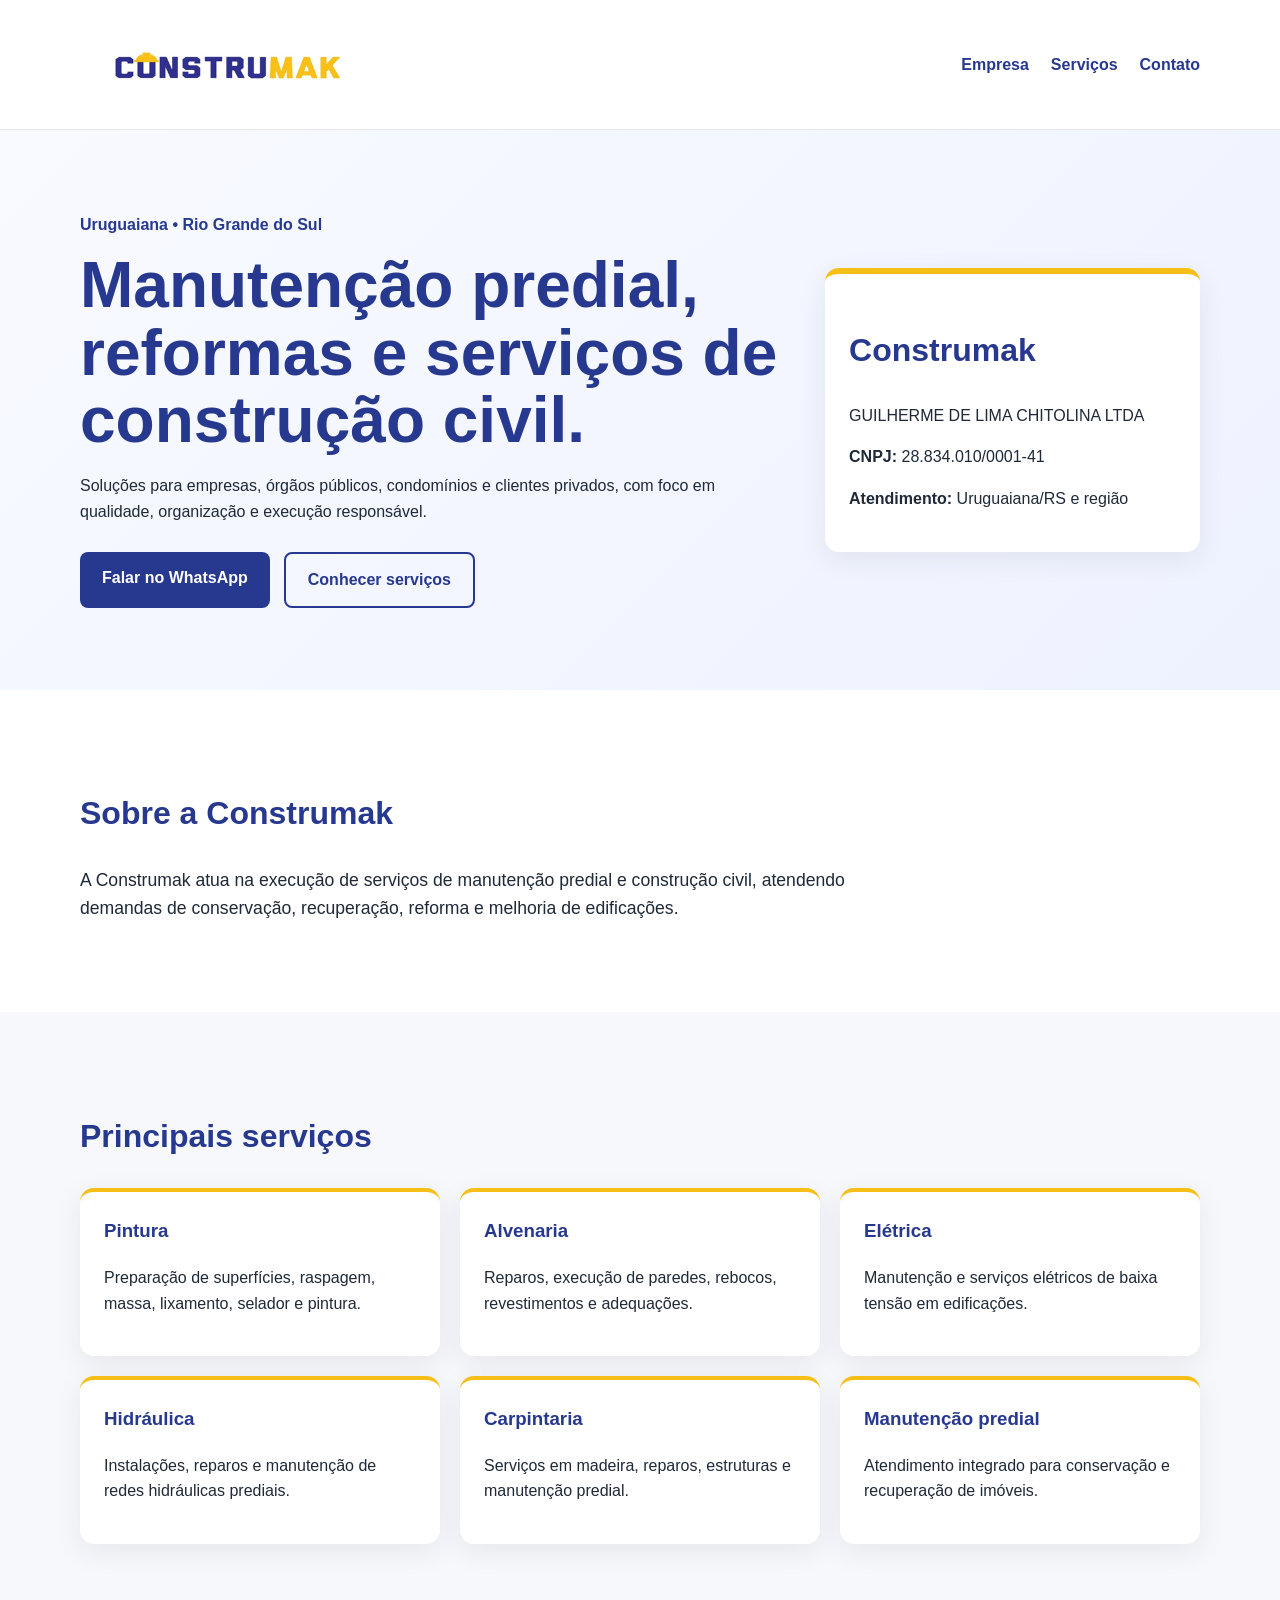
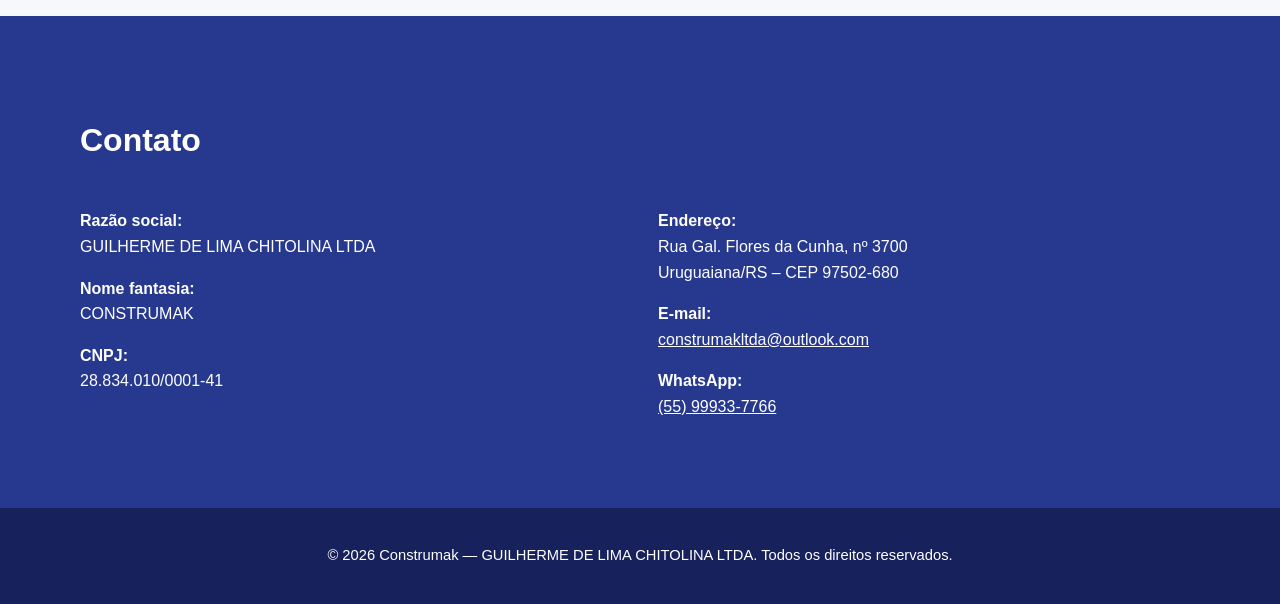
<file: index.html>
<!DOCTYPE html>
<html lang="pt-BR">
<head>
  <meta charset="UTF-8">
  <meta name="viewport" content="width=device-width, initial-scale=1.0">
  <title>Construmak | Manutenção Predial e Construção Civil</title>
  <meta name="description" content="Construmak - manutenção predial, reformas, pintura, elétrica, hidráulica, alvenaria, carpintaria e serviços gerais em Uruguaiana/RS.">
  <link rel="stylesheet" href="style.css">
</head>
<body>
<header class="topo">
  <div class="container nav">
    <img src="logo-construmak.png" alt="Construmak" class="logo">
    <nav>
      <a href="#empresa">Empresa</a>
      <a href="#servicos">Serviços</a>
      <a href="#contato">Contato</a>
    </nav>
  </div>
</header>

<main>
<section class="hero">
  <div class="container hero-grid">
    <div>
      <span class="tag">Uruguaiana • Rio Grande do Sul</span>
      <h1>Manutenção predial, reformas e serviços de construção civil.</h1>
      <p>Soluções para empresas, órgãos públicos, condomínios e clientes privados, com foco em qualidade, organização e execução responsável.</p>
      <div class="acoes">
        <a class="btn principal" href="https://wa.me/5555999337766" target="_blank" rel="noopener">Falar no WhatsApp</a>
        <a class="btn secundario" href="#servicos">Conhecer serviços</a>
      </div>
    </div>
    <div class="card destaque">
      <h2>Construmak</h2>
      <p>GUILHERME DE LIMA CHITOLINA LTDA</p>
      <p><strong>CNPJ:</strong> 28.834.010/0001-41</p>
      <p><strong>Atendimento:</strong> Uruguaiana/RS e região</p>
    </div>
  </div>
</section>

<section id="empresa" class="secao clara">
  <div class="container">
    <h2>Sobre a Construmak</h2>
    <p class="intro">A Construmak atua na execução de serviços de manutenção predial e construção civil, atendendo demandas de conservação, recuperação, reforma e melhoria de edificações.</p>
  </div>
</section>

<section id="servicos" class="secao">
  <div class="container">
    <h2>Principais serviços</h2>
    <div class="cards">
      <article class="card"><h3>Pintura</h3><p>Preparação de superfícies, raspagem, massa, lixamento, selador e pintura.</p></article>
      <article class="card"><h3>Alvenaria</h3><p>Reparos, execução de paredes, rebocos, revestimentos e adequações.</p></article>
      <article class="card"><h3>Elétrica</h3><p>Manutenção e serviços elétricos de baixa tensão em edificações.</p></article>
      <article class="card"><h3>Hidráulica</h3><p>Instalações, reparos e manutenção de redes hidráulicas prediais.</p></article>
      <article class="card"><h3>Carpintaria</h3><p>Serviços em madeira, reparos, estruturas e manutenção predial.</p></article>
      <article class="card"><h3>Manutenção predial</h3><p>Atendimento integrado para conservação e recuperação de imóveis.</p></article>
    </div>
  </div>
</section>

<section id="contato" class="secao contato">
  <div class="container">
    <h2>Contato</h2>
    <div class="contato-grid">
      <div>
        <p><strong>Razão social:</strong><br>GUILHERME DE LIMA CHITOLINA LTDA</p>
        <p><strong>Nome fantasia:</strong><br>CONSTRUMAK</p>
        <p><strong>CNPJ:</strong><br>28.834.010/0001-41</p>
      </div>
      <div>
        <p><strong>Endereço:</strong><br>Rua Gal. Flores da Cunha, nº 3700<br>Uruguaiana/RS – CEP 97502-680</p>
        <p><strong>E-mail:</strong><br><a href="mailto:construmakltda@outlook.com">construmakltda@outlook.com</a></p>
        <p><strong>WhatsApp:</strong><br><a href="https://wa.me/5555999337766" target="_blank" rel="noopener">(55) 99933-7766</a></p>
      </div>
    </div>
  </div>
</section>
</main>

<footer>
  <div class="container">
    <p>© 2026 Construmak — GUILHERME DE LIMA CHITOLINA LTDA. Todos os direitos reservados.</p>
  </div>
</footer>
</body>
</html>
</file>
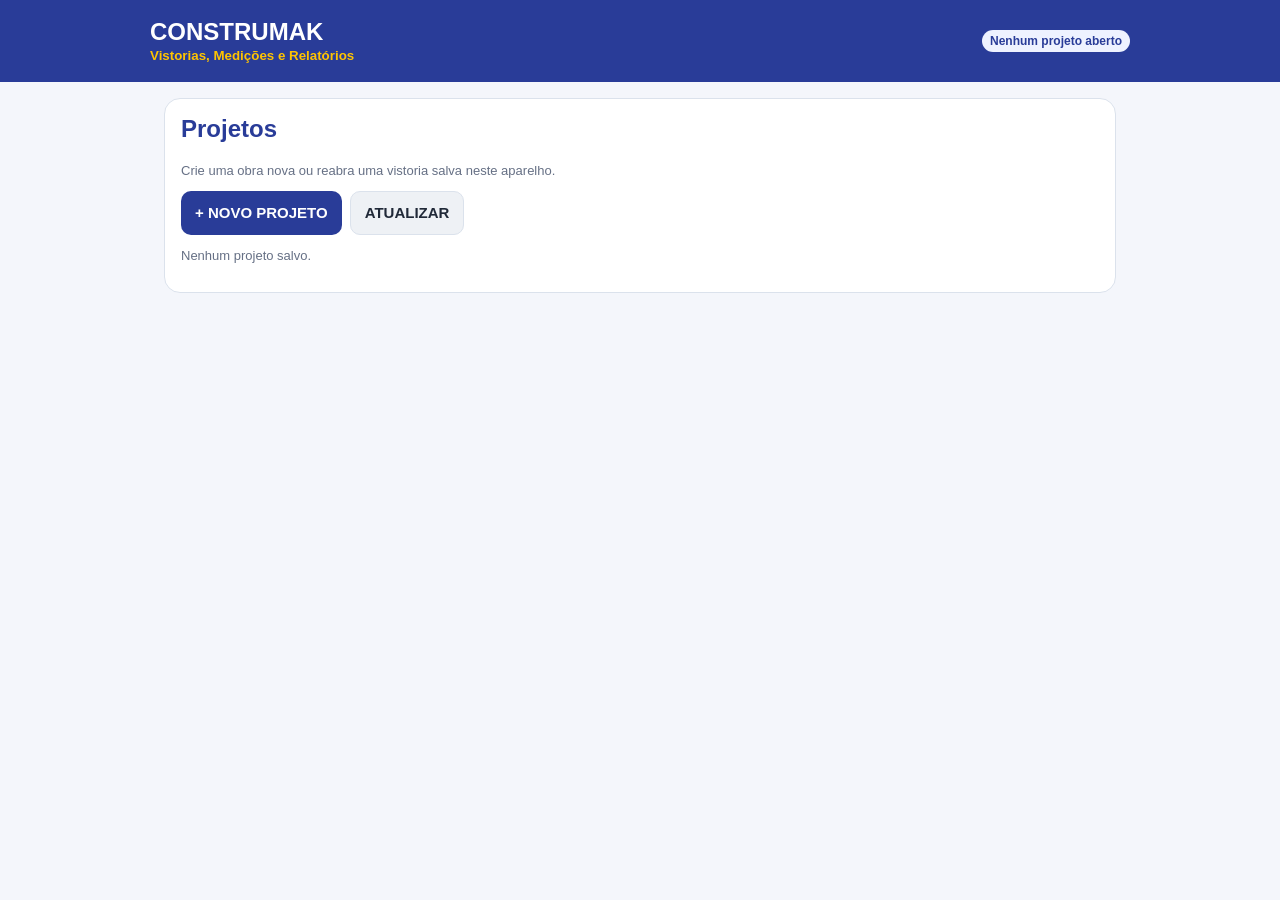
<file: app/index.html>
<!DOCTYPE html>
<html lang="pt-BR">
<head>
<meta charset="UTF-8">
<meta name="viewport" content="width=device-width, initial-scale=1.0, viewport-fit=cover">
<title>Construmak - Vistoria e Medições</title>
<link rel="manifest" href="manifest.json">
<meta name="theme-color" content="#293c98">
<meta name="mobile-web-app-capable" content="yes">
<meta name="apple-mobile-web-app-capable" content="yes">
<meta name="apple-mobile-web-app-title" content="Construmak">
<style>
:root{--azul:#293c98;--amarelo:#ffc400;--verde:#198754;--vermelho:#c93636;--fundo:#f4f6fb;--texto:#202938;--muted:#667085;--borda:#dbe2ec}
*{box-sizing:border-box}body{margin:0;font-family:Arial,Helvetica,sans-serif;background:var(--fundo);color:var(--texto)}
header{background:var(--azul);color:#fff;padding:18px;position:sticky;top:0;z-index:20}
.head{max-width:980px;margin:auto;display:flex;justify-content:space-between;gap:10px;align-items:center}
.head h1{margin:0;font-size:24px}.head small{color:var(--amarelo);font-weight:700}
main{max-width:980px;margin:auto;padding:16px 14px 70px}.card{background:#fff;border:1px solid var(--borda);border-radius:16px;padding:16px;margin-bottom:14px}
h2,h3{color:var(--azul);margin-top:0}label{display:block;font-weight:700;font-size:13px;margin:11px 0 5px}
input,select,textarea{width:100%;padding:12px;border:1px solid #c9d2df;border-radius:10px;font-size:16px;background:#fff}textarea{min-height:80px}
button{border:none;border-radius:10px;min-height:44px;padding:11px 14px;font-size:15px;font-weight:700;cursor:pointer}
.azul{background:var(--azul);color:#fff}.amarelo{background:var(--amarelo);color:#172033}.verde{background:var(--verde);color:#fff}.vermelho{background:var(--vermelho);color:#fff}.cinza{background:#eef1f5;color:var(--texto);border:1px solid var(--borda)}
.actions{display:flex;gap:8px;flex-wrap:wrap;margin-top:12px}.grid2{display:grid;grid-template-columns:1fr 1fr;gap:10px}.grid3{display:grid;grid-template-columns:repeat(3,1fr);gap:10px}
.hidden{display:none!important}.item{border:1px solid var(--borda);border-left:5px solid var(--amarelo);border-radius:12px;padding:12px;margin-top:10px;background:#fff}
.area{border-left-color:var(--azul)}.amb{border-left-color:var(--verde)}.srv{border-left-color:#8c5bd6}.row{display:flex;justify-content:space-between;gap:10px;align-items:flex-start}
.muted{color:var(--muted);font-size:13px}.badge{display:inline-block;padding:4px 8px;border-radius:999px;background:#eef2ff;color:var(--azul);font-size:12px;font-weight:700}
.voice{width:100%;background:var(--amarelo);font-size:18px}.report{white-space:pre-wrap;background:#f8fafc;border:1px solid var(--borda);border-radius:10px;padding:12px;line-height:1.5;max-height:520px;overflow:auto}
.tabs{display:flex;gap:8px;flex-wrap:wrap;margin-bottom:12px}.tab{background:#edf1f8}.tab.on{background:var(--azul);color:#fff}
@media(max-width:700px){.grid2,.grid3{grid-template-columns:1fr}.row{flex-direction:column}.actions button{flex:1 1 46%}}
</style>
</head>
<body>
<header><div class="head"><div><h1>CONSTRUMAK</h1><small>Vistorias, Medições e Relatórios</small></div><span id="status" class="badge">Nenhum projeto aberto</span></div></header>

<main>
<section id="projetosTela" class="card">
  <h2>Projetos</h2>
  <p class="muted">Crie uma obra nova ou reabra uma vistoria salva neste aparelho.</p>
  <div class="actions"><button class="azul" id="novoProjeto">+ NOVO PROJETO</button><button class="cinza" id="atualizarProjetos">ATUALIZAR</button></div>
  <div id="listaProjetos"></div>
</section>

<section id="editor" class="hidden">
  <div class="card">
    <div class="row"><div><h2 id="titulo">Projeto</h2><div id="subtitulo" class="muted"></div></div><button class="cinza" id="voltar">← Projetos</button></div>
  </div>

  <div class="tabs"><button class="tab on" data-tab="obra">Obra e áreas</button><button class="tab" data-tab="relatorio">Relatório</button></div>

  <div id="abaObra">
    <div class="card">
      <h2>Dados da obra</h2>
      <div class="grid2"><div><label>Nome da obra</label><input id="pNome"></div><div><label>Local / endereço</label><input id="pLocal"></div></div>
      <label>Observações gerais</label><textarea id="pObs"></textarea>
      <div class="actions"><button class="verde" id="salvarProjeto">SALVAR PROJETO</button></div>
    </div>

    <div class="card">
      <h2>Adicionar área</h2>
      <div class="grid2">
        <div><label>Tipo</label><select id="areaTipo"><option>Interna</option><option>Externa</option></select></div>
        <div><label>Nome da área</label><input id="areaNome" placeholder="Ex.: Pavimento térreo ou Área externa"></div>
      </div>
      <div class="actions"><button class="azul" id="addArea">+ ADICIONAR ÁREA</button></div>
    </div>

    <div id="areas"></div>
  </div>

  <div id="abaRelatorio" class="hidden">
    <div class="card"><div class="row"><h2>Relatório geral</h2><button class="amarelo" id="gerarRelatorio">GERAR / ATUALIZAR</button></div><div id="relatorio" class="report">Clique em “Gerar / Atualizar”.</div></div>
  </div>
</section>
</main>

<div id="modalNovo" class="modal hidden" style="position:fixed;inset:0;background:rgba(0,0,0,.45);z-index:50;padding:20px;overflow:auto">
  <div class="card" style="max-width:620px;margin:40px auto">
    <h2>Novo projeto</h2><label>Nome da obra</label><input id="nNome" placeholder="Ex.: Escola Cardoso">
    <label>Local</label><input id="nLocal"><label>Observações</label><textarea id="nObs"></textarea>
    <div class="actions"><button class="cinza" id="cancelarNovo">Cancelar</button><button class="verde" id="criarNovo">Criar projeto</button></div>
  </div>
</div>

<div id="modalAmb" class="modal hidden" style="position:fixed;inset:0;background:rgba(0,0,0,.45);z-index:60;padding:20px;overflow:auto">
  <div class="card" style="max-width:760px;margin:20px auto">
    <div class="row"><h2>Ambiente / setor</h2><button class="cinza" id="fecharAmb">Fechar</button></div>
    <button class="voice" id="falar">🎤 FALAR MEDIÇÃO</button>
    <p class="muted">Exemplos: “Parede 5 por 3”, “Teto 5 por 3”, “Trocar 6 luminárias”, “Reboco 12 metros quadrados”.</p>

    <label>Nome do ambiente / setor</label><input id="aNome" placeholder="Ex.: Sala dos professores ou Lateral direita">
    <label>Observações</label><textarea id="aObs"></textarea>

    <h3 style="margin-top:20px">Paredes</h3><p class="muted">Cada parede = comprimento × altura.</p>
    <div id="paredes"></div><button class="azul" id="addParede">+ ADICIONAR PAREDE</button>

    <h3 style="margin-top:20px">Teto</h3><p class="muted">Teto = comprimento × largura.</p>
    <div class="grid2"><div><label>Comprimento (m)</label><input id="tComp" inputmode="decimal"></div><div><label>Largura (m)</label><input id="tLarg" inputmode="decimal"></div></div>
    <div class="muted" style="margin-top:7px">Área do teto: <strong id="tArea">0,00 m²</strong></div>

    <h3 style="margin-top:20px">Serviços</h3>
    <div class="grid3">
      <div><label>Categoria</label><select id="sCat"><option>Pintura</option><option>Alvenaria</option><option>Elétrica</option><option>Hidráulica</option><option>Carpintaria</option><option>Serralheria</option><option>Telhado</option><option>Andaime</option><option>Limpeza</option><option>Outro</option></select></div>
      <div><label>Serviço</label><input id="sNome" placeholder="Ex.: Trocar luminárias"></div>
      <div><label>Unidade</label><select id="sUn"><option>m²</option><option>m</option><option>un.</option><option>h</option><option>dia</option><option>mês</option><option>vb</option></select></div>
    </div>
    <div class="grid2"><div><label>Quantidade</label><input id="sQtd" inputmode="decimal"></div><div><label>Observação</label><input id="sObs" placeholder="Ex.: LED 40W"></div></div>
    <button class="azul" id="addSrv">+ ADICIONAR SERVIÇO</button>
    <div id="servicos"></div>

    <div class="actions" style="margin-top:20px"><button class="verde" id="salvarAmb">SALVAR AMBIENTE</button><button class="vermelho" id="excluirAmb">EXCLUIR AMBIENTE</button></div>
  </div>
</div>

<script>
const KEY="construmak_projetos_v4";
let projetos=[],projetoId=null,areaId=null,ambId=null,rascunho=null;
const $=id=>document.getElementById(id);
const uid=p=>p+"_"+Date.now().toString(36)+"_"+Math.random().toString(36).slice(2,7);
const num=v=>Math.max(0,parseFloat(String(v??"").replace(",", "."))||0);
const fmt=v=>Number(v||0).toLocaleString("pt-BR",{minimumFractionDigits:2,maximumFractionDigits:2});
const esc=s=>String(s??"").replace(/[&<>"']/g,c=>({"&":"&amp;","<":"&lt;",">":"&gt;",'"':"&quot;","'":"&#39;"}[c]));
function load(){try{projetos=JSON.parse(localStorage.getItem(KEY)||"[]")}catch(e){projetos=[]}}
function save(){localStorage.setItem(KEY,JSON.stringify(projetos))}
function proj(){return projetos.find(x=>x.id===projetoId)}
function area(){return proj()?.areas.find(x=>x.id===areaId)}
function areaParede(p){return num(p.comp)*num(p.alt)}
function areaTeto(a){return num(a.tComp)*num(a.tLarg)}

function renderProjetos(){
  load(); $("listaProjetos").innerHTML="";
  if(!projetos.length){$("listaProjetos").innerHTML='<p class="muted">Nenhum projeto salvo.</p>';return}
  projetos.forEach(p=>{
    const d=document.createElement("div");d.className="item";
    d.innerHTML=`<div class="row"><div><strong>${esc(p.nome)}</strong><div class="muted">${esc(p.local||"")}</div></div><div class="actions"><button class="azul abrir">Abrir</button><button class="cinza duplicar">Duplicar</button><button class="vermelho excluir">Excluir</button></div></div>`;
    d.querySelector(".abrir").onclick=()=>abrirProjeto(p.id);
    d.querySelector(".duplicar").onclick=()=>duplicar(p.id);
    d.querySelector(".excluir").onclick=()=>excluirProjeto(p.id);
    $("listaProjetos").appendChild(d);
  });
}
function abrirProjeto(id){projetoId=id;$("projetosTela").classList.add("hidden");$("editor").classList.remove("hidden");renderProjeto()}
function renderProjeto(){
  const p=proj();if(!p)return;$("status").textContent=p.nome;$("titulo").textContent=p.nome;$("subtitulo").textContent=p.local||"";$("pNome").value=p.nome||"";$("pLocal").value=p.local||"";$("pObs").value=p.obs||"";renderAreas()
}
function voltar(){projetoId=areaId=ambId=null;$("editor").classList.add("hidden");$("projetosTela").classList.remove("hidden");$("status").textContent="Nenhum projeto aberto";renderProjetos()}
function duplicar(id){load();const o=projetos.find(x=>x.id===id);const c=JSON.parse(JSON.stringify(o));c.id=uid("proj");c.nome=o.nome+" - Cópia";projetos.push(c);save();renderProjetos()}
function excluirProjeto(id){const p=projetos.find(x=>x.id===id);if(!confirm(`Excluir "${p.nome}"?`))return;projetos=projetos.filter(x=>x.id!==id);save();renderProjetos()}
function salvarProjeto(){const p=proj();p.nome=$("pNome").value.trim()||p.nome;p.local=$("pLocal").value.trim();p.obs=$("pObs").value.trim();save();renderProjeto()}

function addArea(){
  const nome=$("areaNome").value.trim();if(!nome){alert("Informe o nome da área.");return}
  proj().areas.push({id:uid("area"),tipo:$("areaTipo").value,nome,ambientes:[]});$("areaNome").value="";save();renderAreas()
}
function renderAreas(){
  const p=proj();$("areas").innerHTML="";
  if(!p.areas.length){$("areas").innerHTML='<div class="card"><p class="muted">Adicione a primeira área.</p></div>';return}
  p.areas.forEach(a=>{
    const c=document.createElement("div");c.className="card area";
    c.innerHTML=`<div class="row"><div><span class="badge">${a.tipo}</span><h2 style="margin:7px 0">${esc(a.nome)}</h2></div><div class="actions"><button class="azul addAmb">+ Ambiente/Setor</button><button class="vermelho delArea">Excluir área</button></div></div><div class="lista"></div>`;
    c.querySelector(".addAmb").onclick=()=>novoAmb(a.id);c.querySelector(".delArea").onclick=()=>{if(confirm("Excluir esta área?")){p.areas=p.areas.filter(x=>x.id!==a.id);save();renderAreas()}};
    const l=c.querySelector(".lista");
    a.ambientes.forEach(am=>{
      const pa=(am.paredes||[]).reduce((s,x)=>s+areaParede(x),0),tt=areaTeto(am);
      const i=document.createElement("div");i.className="item amb";i.innerHTML=`<div class="row"><div><strong>${esc(am.nome)}</strong><div class="muted">${fmt(pa)} m² paredes • ${fmt(tt)} m² teto • ${(am.servicos||[]).length} serviços</div></div><button class="cinza editar">Abrir / editar</button></div>`;
      i.querySelector(".editar").onclick=()=>editarAmb(a.id,am.id);l.appendChild(i)
    });
    $("areas").appendChild(c)
  })
}

function novoAmb(aid){areaId=aid;ambId=null;rascunho={id:uid("amb"),nome:"",obs:"",paredes:[{id:uid("par"),comp:"",alt:""}],tComp:"",tLarg:"",servicos:[]};abrirModal()}
function editarAmb(aid,id){areaId=aid;ambId=id;rascunho=JSON.parse(JSON.stringify(area().ambientes.find(x=>x.id===id)));abrirModal()}
function abrirModal(){$("modalAmb").classList.remove("hidden");$("modalAmb").style.display="block";$("aNome").value=rascunho.nome||"";$("aObs").value=rascunho.obs||"";$("tComp").value=rascunho.tComp||"";$("tLarg").value=rascunho.tLarg||"";renderParedes();renderServicos();atTeto()}
function fecharModal(){$("modalAmb").classList.add("hidden");$("modalAmb").style.display="none";rascunho=null}
function renderParedes(){
  $("paredes").innerHTML="";rascunho.paredes.forEach((p,i)=>{
    const d=document.createElement("div");d.className="item";d.innerHTML=`<strong>Parede ${i+1}</strong><div class="grid2"><div><label>Comprimento (m)</label><input class="c" value="${esc(p.comp)}"></div><div><label>Altura (m)</label><input class="a" value="${esc(p.alt)}"></div></div><div class="muted">Área: <strong class="areaP">${fmt(areaParede(p))} m²</strong></div><button class="vermelho rem" style="margin-top:8px">Excluir parede</button>`;
    d.querySelector(".c").oninput=e=>{p.comp=e.target.value;d.querySelector(".areaP").textContent=fmt(areaParede(p))+" m²"};d.querySelector(".a").oninput=e=>{p.alt=e.target.value;d.querySelector(".areaP").textContent=fmt(areaParede(p))+" m²"};
    d.querySelector(".rem").onclick=()=>{rascunho.paredes=rascunho.paredes.filter(x=>x.id!==p.id);renderParedes()};$("paredes").appendChild(d)
  })
}
function addParede(){rascunho.paredes.push({id:uid("par"),comp:"",alt:""});renderParedes()}
function atTeto(){$("tArea").textContent=fmt(num($("tComp").value)*num($("tLarg").value))+" m²"}

function addSrv(){
  const nome=$("sNome").value.trim(),q=num($("sQtd").value);if(!nome||q<=0){alert("Informe serviço e quantidade.");return}
  rascunho.servicos.push({id:uid("srv"),cat:$("sCat").value,nome,un:$("sUn").value,qtd:q,obs:$("sObs").value.trim()});$("sNome").value=$("sQtd").value=$("sObs").value="";renderServicos()
}
function renderServicos(){
  $("servicos").innerHTML="";rascunho.servicos.forEach(s=>{
    const d=document.createElement("div");d.className="item srv";d.innerHTML=`<div class="row"><div><span class="badge">${esc(s.cat)}</span><strong style="display:block;margin-top:5px">${esc(s.nome)}</strong><div>${fmt(s.qtd)} ${esc(s.un)}</div><div class="muted">${esc(s.obs||"")}</div></div><button class="vermelho rem">Excluir</button></div>`;
    d.querySelector(".rem").onclick=()=>{rascunho.servicos=rascunho.servicos.filter(x=>x.id!==s.id);renderServicos()};$("servicos").appendChild(d)
  })
}
function salvarAmb(){
  const nome=$("aNome").value.trim();if(!nome){alert("Informe o ambiente/setor.");return}
  rascunho.nome=nome;rascunho.obs=$("aObs").value.trim();rascunho.tComp=$("tComp").value;rascunho.tLarg=$("tLarg").value;
  const a=area();if(ambId){const i=a.ambientes.findIndex(x=>x.id===ambId);a.ambientes[i]=rascunho}else a.ambientes.push(rascunho);save();fecharModal();renderAreas()
}
function excluirAmb(){if(!ambId){fecharModal();return}if(!confirm("Excluir este ambiente?"))return;area().ambientes=area().ambientes.filter(x=>x.id!==ambId);save();fecharModal();renderAreas()}

function gerarRelatorio(){
  const p=proj();
  if(!p){ return; }

  let r = `RELATÓRIO DE VISTORIA E SERVIÇOS - CONSTRUMAK\n\nOBRA: ${p.nome}\n`;
  if(p.local) r += `LOCAL: ${p.local}\n`;
  if(p.obs) r += `OBS.: ${p.obs}\n`;
  r += "\n";

  let tp=0, tt=0, tot={};

  p.areas.forEach(a=>{
    r += `${a.tipo.toUpperCase()} - ${a.nome.toUpperCase()}\n\n`;

    a.ambientes.forEach((am,i)=>{
      r += `${i+1}. ${am.nome}\n`;
      let pa=0;

      (am.paredes||[]).forEach((x,j)=>{
        const ar=areaParede(x);
        pa += ar;
        if(ar){
          r += `- Parede ${j+1}: ${fmt(num(x.comp))} x ${fmt(num(x.alt))} = ${fmt(ar)} m²\n`;
        }
      });

      const te=areaTeto(am);
      tp += pa;
      tt += te;

      if(pa) r += `- Total paredes: ${fmt(pa)} m²\n`;
      if(te) r += `- Teto: ${fmt(num(am.tComp))} x ${fmt(num(am.tLarg))} = ${fmt(te)} m²\n`;
      if(am.obs) r += `- Observações: ${am.obs}\n`;

      (am.servicos||[]).forEach(srv=>{
        r += `- ${srv.cat} | ${srv.nome}: ${fmt(srv.qtd)} ${srv.un}${srv.obs ? ` (${srv.obs})` : ""}\n`;
        const k=`${srv.cat} | ${srv.nome} | ${srv.un}`;
        tot[k]=(tot[k]||0)+num(srv.qtd);
      });

      r += "\n";
    });
  });

  r += `RESUMO GERAL\nTotal paredes: ${fmt(tp)} m²\nTotal tetos: ${fmt(tt)} m²\n\nTOTAIS POR SERVIÇO\n`;

  Object.entries(tot).forEach(([k,v])=>{
    const [c,n,u]=k.split(" | ");
    r += `${c} - ${n}: ${fmt(v)} ${u}\n`;
  });

  $("relatorio").textContent=r;
}

function interpretar(texto){
  let t=texto.toLowerCase().replace(/,/g,"."),m;
  m=t.match(/parede(?:\s+\d+)?[^0-9]*([\d.]+)\s*(?:m|metros?)?\s*(?:por|x)\s*([\d.]+)/);if(m){rascunho.paredes.push({id:uid("par"),comp:m[1],alt:m[2]});renderParedes();alert(`Parede adicionada: ${m[1]} x ${m[2]}`);return}
  m=t.match(/teto[^0-9]*([\d.]+)\s*(?:m|metros?)?\s*(?:por|x)\s*([\d.]+)/);if(m){$("tComp").value=m[1];$("tLarg").value=m[2];rascunho.tComp=m[1];rascunho.tLarg=m[2];atTeto();alert(`Teto preenchido: ${m[1]} x ${m[2]}`);return}
  m=t.match(/(?:trocar|substituir|instalar)\s+([\d.]+)\s+(.+)/);if(m){const obj=m[2],cat=/lumin|tomada|interrupt|disjunt|el[eé]tric/.test(obj)?"Elétrica":"Outro";rascunho.servicos.push({id:uid("srv"),cat,nome:(t.startsWith("instalar")?"Instalar ":"Trocar ")+obj,un:"un.",qtd:num(m[1]),obs:"Por voz"});renderServicos();return}
  m=t.match(/(reboco|pintura|raspagem|lixamento|selador|massa|alvenaria|limpeza)[^0-9]*([\d.]+)\s*(?:m2|m²|metros quadrados?)/);if(m){const mapa={reboco:"Alvenaria",pintura:"Pintura",raspagem:"Pintura",lixamento:"Pintura",selador:"Pintura",massa:"Pintura",alvenaria:"Alvenaria",limpeza:"Limpeza"};rascunho.servicos.push({id:uid("srv"),cat:mapa[m[1]],nome:m[1][0].toUpperCase()+m[1].slice(1),un:"m²",qtd:num(m[2]),obs:"Por voz"});renderServicos();return}
  alert(`Ouvi: ${texto}
Tente: Parede 5 por 3, Teto 5 por 3, Trocar 6 luminárias, Reboco 12 metros quadrados.`)
}
function falar(){
  const SR=window.SpeechRecognition||window.webkitSpeechRecognition;if(!SR){alert("Reconhecimento de voz indisponível.");return}
  const r=new SR();r.lang="pt-BR";r.onstart=()=>alert("Pode falar.");r.onresult=e=>interpretar(e.results[0][0].transcript);r.start()
}

$("novoProjeto").onclick=()=>{ $("modalNovo").classList.remove("hidden"); $("modalNovo").style.display="block"; };
$("cancelarNovo").onclick=()=>{ $("modalNovo").classList.add("hidden"); $("modalNovo").style.display="none"; };
$("criarNovo").onclick=()=>{const nome=$("nNome").value.trim();if(!nome){alert("Informe o nome da obra.");return}load();const p={id:uid("proj"),nome,local:$("nLocal").value.trim(),obs:$("nObs").value.trim(),areas:[]};projetos.push(p);save();$("modalNovo").classList.add("hidden");$("modalNovo").style.display="none";abrirProjeto(p.id)};
$("atualizarProjetos").onclick=renderProjetos;$("voltar").onclick=voltar;$("salvarProjeto").onclick=salvarProjeto;$("addArea").onclick=addArea;$("fecharAmb").onclick=fecharModal;$("addParede").onclick=addParede;
$("tComp").oninput=()=>{rascunho.tComp=$("tComp").value;atTeto()};$("tLarg").oninput=()=>{rascunho.tLarg=$("tLarg").value;atTeto()};$("addSrv").onclick=addSrv;$("salvarAmb").onclick=salvarAmb;$("excluirAmb").onclick=excluirAmb;$("falar").onclick=falar;$("gerarRelatorio").onclick=gerarRelatorio;
document.querySelectorAll(".tab").forEach(b=>b.onclick=()=>{document.querySelectorAll(".tab").forEach(x=>x.classList.remove("on"));b.classList.add("on");const rel=b.dataset.tab==="relatorio";$("abaObra").classList.toggle("hidden",rel);$("abaRelatorio").classList.toggle("hidden",!rel);if(rel)gerarRelatorio()});

$("modalNovo").style.display="none"; $("modalAmb").style.display="none"; load();renderProjetos();
if("serviceWorker" in navigator){window.addEventListener("load",()=>navigator.serviceWorker.register("./service-worker.js").catch(()=>{}))}
</script>
</body>
</html>
</file>
<file: style.css>
:root {
  --azul: #27388f;
  --amarelo: #f6bf17;
  --texto: #1f2937;
  --fundo: #f7f8fc;
  --branco: #ffffff;
}
* { box-sizing: border-box; }
html { scroll-behavior: smooth; }
body {
  margin: 0;
  font-family: Arial, Helvetica, sans-serif;
  color: var(--texto);
  background: var(--fundo);
  line-height: 1.6;
}
.container { width: min(1120px, 92%); margin: 0 auto; }
.topo {
  background: var(--branco);
  border-bottom: 1px solid #e5e7eb;
  position: sticky;
  top: 0;
  z-index: 10;
}
.nav { display: flex; align-items: center; justify-content: space-between; gap: 24px; padding: 12px 0; }
.logo { width: 280px; max-width: 52vw; }
nav { display: flex; gap: 22px; }
nav a { color: var(--azul); text-decoration: none; font-weight: 700; }
.hero {
  padding: 82px 0;
  background: linear-gradient(135deg, #f8faff 0%, #eef2ff 100%);
}
.hero-grid { display: grid; grid-template-columns: 1.5fr .8fr; gap: 42px; align-items: center; }
.tag { color: var(--azul); font-weight: 700; }
h1 { font-size: clamp(2.2rem, 5vw, 4rem); line-height: 1.06; color: var(--azul); margin: 14px 0 18px; }
h2 { color: var(--azul); font-size: 2rem; }
h3 { color: var(--azul); margin-top: 0; }
.acoes { display: flex; gap: 14px; flex-wrap: wrap; margin-top: 28px; }
.btn { display: inline-block; padding: 13px 22px; border-radius: 8px; text-decoration: none; font-weight: 700; }
.principal { background: var(--azul); color: white; }
.secundario { border: 2px solid var(--azul); color: var(--azul); }
.secao { padding: 72px 0; }
.clara { background: white; }
.intro { max-width: 850px; font-size: 1.1rem; }
.cards { display: grid; grid-template-columns: repeat(3, 1fr); gap: 20px; }
.card {
  background: white;
  border-radius: 14px;
  padding: 24px;
  box-shadow: 0 8px 28px rgba(31,41,55,.08);
  border-top: 4px solid var(--amarelo);
}
.destaque { border-top-width: 6px; }
.contato { background: var(--azul); color: white; }
.contato h2 { color: white; }
.contato-grid { display: grid; grid-template-columns: 1fr 1fr; gap: 36px; }
.contato a { color: white; }
footer { background: #17215b; color: white; padding: 22px 0; text-align: center; font-size: .92rem; }
@media (max-width: 800px) {
  .hero-grid, .contato-grid, .cards { grid-template-columns: 1fr; }
  nav { display: none; }
  .hero { padding: 56px 0; }
}
</file>
